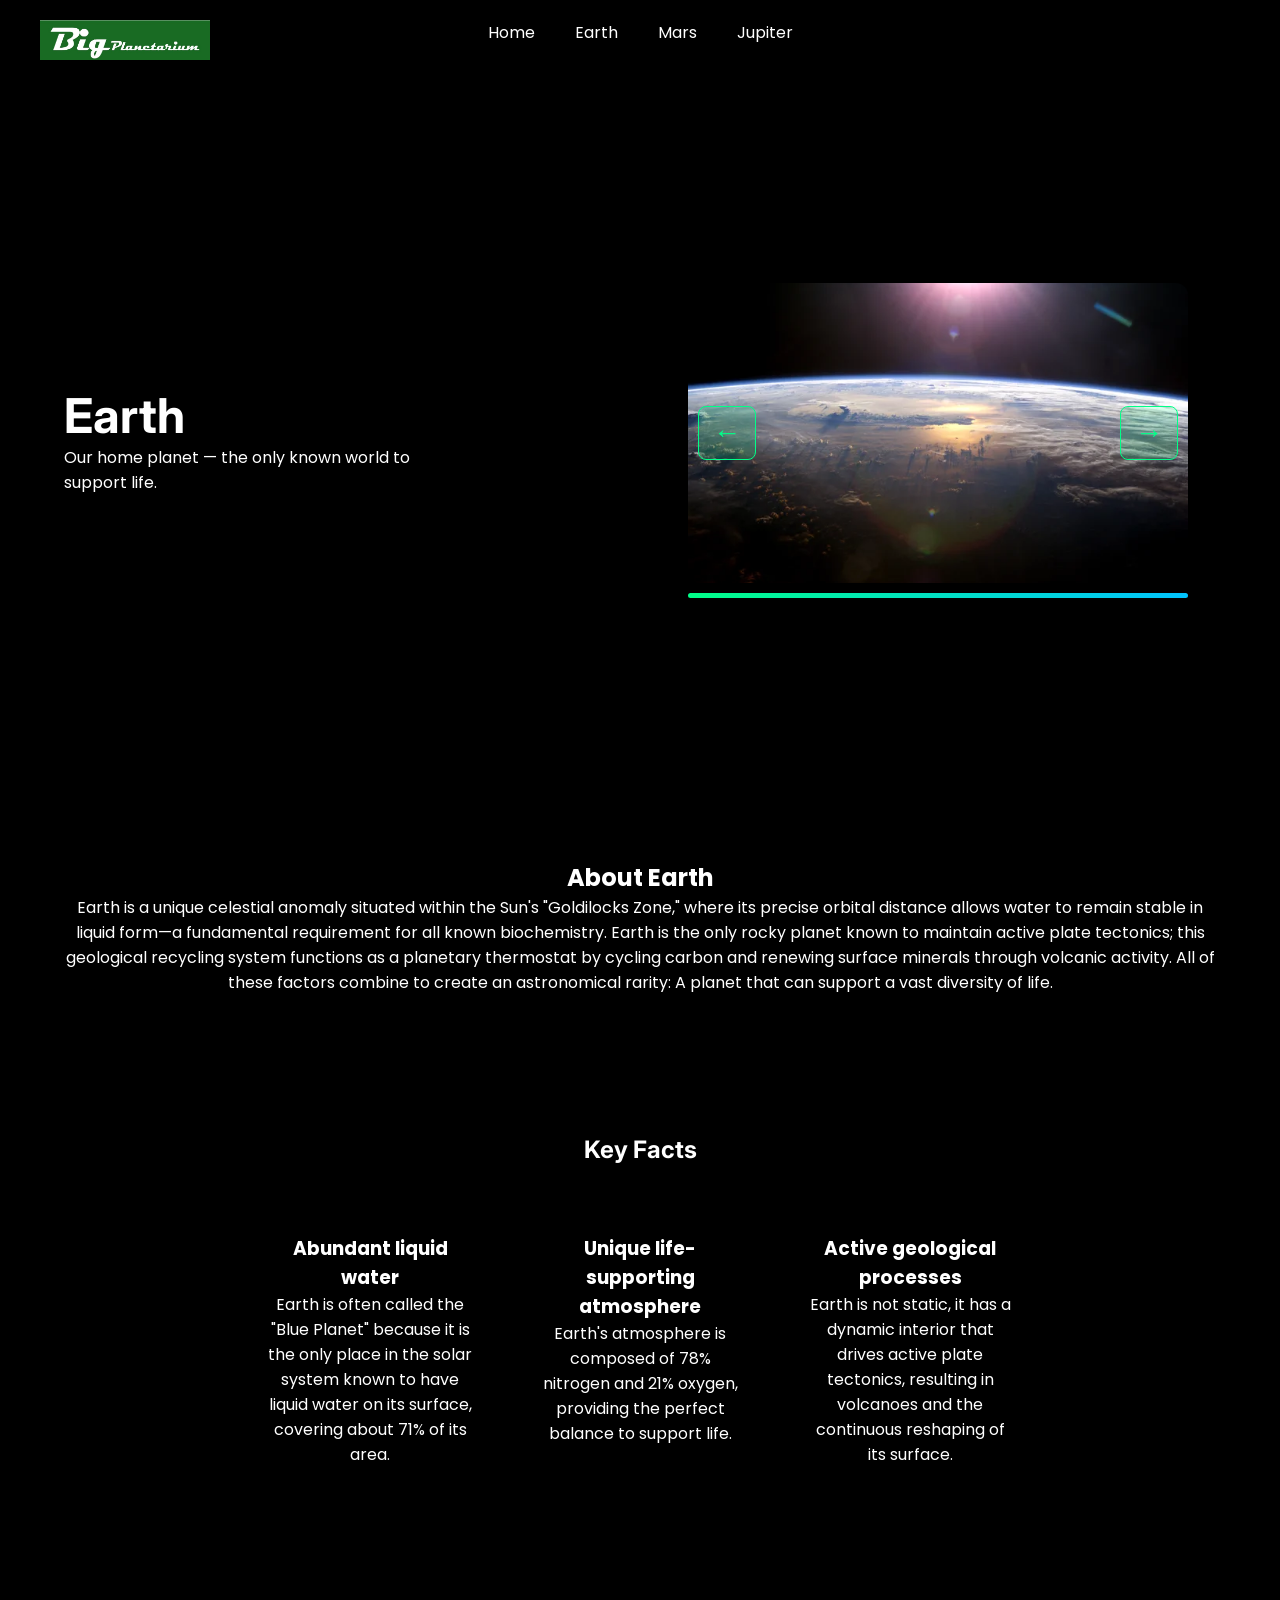
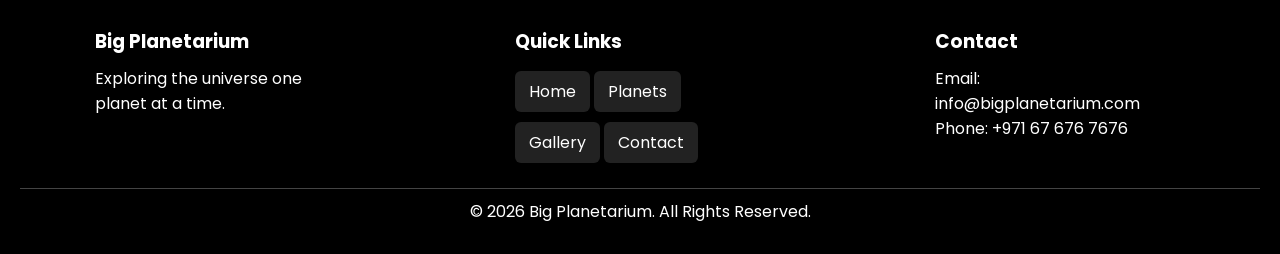
<file: Web Dev Project - Planetarium/HTML/earth.html>
<!DOCTYPE html>
<html lang="en">
<head>
    <meta charset="UTF-8">
    <meta name="viewport" content="width=device-width, initial-scale=1.0">
    <title>Earth - Big Planetarium</title> <!-- title for earth page -->

    <link href="https://fonts.googleapis.com/css2?family=Inter:wght@300;400;600&family=Poppins:wght@300;400;500;600&display=swap" rel="stylesheet"> <!-- poppins font from google-->
    <link rel="stylesheet" href="../CSS/earth.css"> <!-- link to external css-->
</head>
<body>

    <!-- looping earth video -->
    <video autoplay muted loop playsinline class="bg-video">
        <source src="../Assets/earth-loop.mp4" type="video/mp4">
    </video>

    <!-- navigation bar -->
    <nav class="navbar">
        <div class="logo">
            <img src="../Assets/big planetarium.jpg" alt="Logo">
        </div>
<!-- links for nav bar-->
        <ul class="nav-links">
            <li><a href="https://raqeeb2007.github.io/raqeeb.github.io">Home</a></li>
            <li><a href="earth.html">Earth</a></li>
            <li><a href="mars.html">Mars</a></li>
            <li><a href="jupiter.html">Jupiter</a></li>
        </ul>
    </nav>
<!-- main content -->
<header class="hero">
    <div class="hero-content fade-in">
        <div class="hero-left">
            <h2>Earth</h2>
            <p>Our home planet — the only known world to support life.</p>
        </div>

        <div class="hero-right">
            <div class="slideshow">
                <img src="../Assets/earth from space.jpg" class="slide active">
                <img src="../Assets/flower field.jpg" class="slide">
                <img src="../Assets/earth from moon.jpg" class="slide">
                 <button class="slide-btn prev">&larr;</button>
    <button class="slide-btn next">&rarr;</button>
            </div>

            <div class="progress-bar">
                <div class="progress"></div>
            </div>
        </div>
    </div>
</header>

    <section class="about fade-in">
        <h2>About Earth</h2>
        <p>
            Earth is a unique celestial anomaly situated within the Sun's "Goldilocks Zone," where its precise orbital distance allows water to remain stable in liquid form—a fundamental requirement for all known biochemistry.
            Earth is the only rocky planet known to maintain active plate tectonics; this geological recycling system functions as a planetary thermostat by cycling carbon and renewing surface minerals through volcanic activity.
            All of these factors combine to create an astronomical rarity: A planet that can support a vast diversity of life.
        </p>
    </section>
<!-- key facts using the same planet cards from homepage-->
    <section class="planets">
        <h2 class="fade-in">Key Facts</h2>

        <div class="planet-grid">
            <div class="planet-card fade-in"> <!-- using the same planet card design from homepage for consistency -->
                <h3>Abundant liquid water</h3>
                <p>Earth is often called the "Blue Planet" because it is the only place in the solar system known to have liquid water on its surface, covering about 71% of its area.</p>
            </div>

            <div class="planet-card fade-in">
                <h3>Unique life-supporting atmosphere</h3>
                <p>Earth's atmosphere is composed of 78% nitrogen and 21% oxygen, providing the perfect balance to support life.</p>
            </div>

            <div class="planet-card fade-in">
                <h3>Active geological processes</h3>
                <p> Earth is not static, it has a dynamic interior that drives active plate tectonics, resulting in volcanoes and the continuous reshaping of its surface.</p>
            </div>
        </div>
    </section>
<!-- footer section -->
<footer class="footer">
    <div class="footer-content">

        <div class="footer-section">
            <h3>Big Planetarium</h3>
            <p>Exploring the universe one planet at a time.</p>
        </div>

        <div class="footer-section">
            <h3>Quick Links</h3>
             <!-- NOT REAL LINKS!-->
            <a href="#" class="footer-btn">Home</a>
            <a href="#" class="footer-btn">Planets</a>
            <a href="#" class="footer-btn">Gallery</a>
            <a href="#" class="footer-btn">Contact</a>
        </div>

        <div class="footer-section">
            <h3>Contact</h3>
            <p>Email: info@bigplanetarium.com</p>
            <p>Phone: +971 67 676 7676</p>
        </div>

    </div>

    <div class="footer-bottom">
        <p>&copy; 2026 Big Planetarium. All Rights Reserved.</p>
    </div>
</footer>

    <script src="../JS/earth.js"></script> <!-- link to external javascript-->

</body>
</html>
<!-- end of the code!!!! enjoy the website  -->
</file>
<file: Web Dev Project - Planetarium/CSS/earth.css>
/* global styles */
* {
    margin: 0;
    padding: 0;
    box-sizing: border-box;
}

body {
    font-family: 'Poppins', sans-serif;
    color: white;
    background: black;
    position: relative;
    z-index: 0;
}

/* background video */
.bg-video {
    position: fixed;
    top: 0;
    left: 0;
    width: 100%;
    height: 100%;
    object-fit: cover;
    z-index: -1;
}

/* overlay */
body::before {
    content: "";
    position: fixed;
    inset: 0;
    background: rgba(0,0,0,0.3);
    z-index: 0;
}

/* navbar  */
.navbar {
    position: fixed;
    top: 0;
    width: 100%;
    z-index: 9999;
    display: flex;
    justify-content: center;
    padding: 20px 40px;
    background: rgba(0,0,0,0.7);
    backdrop-filter: blur(8px);
}
/* logo */
.logo {
    position: absolute;
    left: 40px;
}

.logo img {
    height: 40px;
}
/* nav links styling */
.nav-links {
    display: flex;
    gap: 40px;
    list-style: none;
}

.nav-links a {
    color: white;
    text-decoration: none;
    position: relative;
}

.nav-links a::after {
    content: "";
    position: absolute;
    width: 0%;
    height: 2px;
    background: #00ff88;
    bottom: -5px;
    left: 0;
    transition: 0.3s;
}
/* hover effect for nav links */
.nav-links a:hover {
    color: #00ff88;
}

.nav-links a:hover::after {
    width: 100%;
}

/* keep content below navbar */
.hero,
.about,
.planets,
.footer {
    position: relative;
    z-index: 1;
}
/* hero section styling */
.hero {
    margin-top: 80px;
    height: 80vh;
    display: flex;
    justify-content: center;
    align-items: center;
    text-align: center;
    background: rgba(0,0,0,0.5);
}

.hero h2 {
    font-family: 'Inter', sans-serif;
    font-size: 48px;
}

.hero p {
    max-width: 600px;
}
/* about section structure */
.about {
    padding: 60px;
    text-align: center;
    background: rgba(0,0,0,0.6);
}
/* planets styling from home.css for consistency */
.planets {
    padding: 80px 40px 60px;
    text-align: center;
}

.planets h2 {
    font-family: 'Inter';
    margin-bottom: 50px;
}

.planet-grid {
    display: flex;
    gap: 20px;
    justify-content: center;
    flex-wrap: wrap;
}

.planet-card {
    background: rgba(0,0,0,0.7);
    padding: 20px;
    width: 250px;
    border-radius: 12px;
    transition: 0.3s;
}

.planet-card:hover {
    transform: translateY(-10px) scale(1.05);
    box-shadow: 0 0 20px rgba(0,255,136,0.6);
}

.footer {
    text-align: left;
    padding: 20px 40px;
    background: rgba(0,0,0,0.8);
}

/* fade-in effects */
.fade-in {
    opacity: 0;
    transform: translateY(20px);
    transition: 0.8s;
}

.visible {
    opacity: 1;
    transform: translateY(0);
}

/* hero split layout */
.hero-content {
    display: flex;
    align-items: center;
    justify-content: space-between;
    gap: 40px;
    width: 90%;
    max-width: 1200px;
}

/* left text */
.hero-left {
    flex: 1;
    text-align: left;
}

.hero-left h2 {
    font-size: 48px;
}

.hero-left p {
    max-width: 400px;
}

/* right slideshow */
.hero-right {
    flex: 1;
    position: relative;
    display: flex;
    flex-direction: column;
    align-items: center; 
}

/* slideshow */
.slideshow {
    position: relative;
    width: 100%;
    max-width: 500px; 
    height: 300px;
    overflow: hidden;
    border-radius: 12px;
}
.slide {
    position: absolute;
    width: 100%;
    height: 100%;
    object-fit: cover;
    top: 0;
    left: 0;
    opacity: 0;
    transition: opacity 0.8s ease;
}

.slide.active {
    opacity: 1;
    z-index: 1;
}

/* progress bar  */
.progress-bar {
    margin-top: 10px;
    width: 100%;
    max-width: 500px; 
    height: 5px;
    background: rgba(255,255,255,0.2);
    border-radius: 10px;
    overflow: hidden;
}

.progress {
    height: 100%;
    width: 0%;
    background: linear-gradient(90deg, #00ff88, #00c3ff);
}

/* slide show buttons */
.slide-btn {
    position: absolute;
    top: 50%;
    transform: translateY(-50%);
    background: rgba(0, 255, 136, 0.15); /* subtle green tint */
    border: 1px solid #00ff88;
    color: #00ff88;
    font-size: 28px;
    padding: 10px 14px;
    cursor: pointer;
    border-radius: 8px;
    z-index: 2;
    transition: 0.3s;
}

/* left */
.slide-btn.prev {
    left: 10px;
}

/* right */
.slide-btn.next {
    right: 10px;
}

/* hover effect */
.slide-btn:hover {
    background: #00ff88;
    color: black;
    box-shadow: 0 0 15px #00ff88;
    transform: translateY(-50%) scale(1.1);
}
/* new footer styling */
.footer {
    background: rgba(0,0,0,0.7);
    backdrop-filter: blur(8px);
    color: white;
    padding: 30px 20px;
    margin-top: 50px;
}

.footer-content {
    display: flex;
    justify-content: space-around;
    flex-wrap: wrap;
    gap: 20px;
}

.footer-section {
    max-width: 250px;
}

.footer-section h3 {
    margin-bottom: 10px;
}

/* footer buttons */
.footer-btn {
    display: inline-block;
    background-color: #222;
    color: white;
    text-decoration: none;
    padding: 8px 14px;
    margin: 5px 0;
    border-radius: 6px;
    transition: 0.3s;
}

.footer-btn:hover {
    background-color: limegreen;
    color: black;
}

.footer-bottom {
    text-align: center;
    margin-top: 20px;
    border-top: 1px solid #444;
    padding-top: 10px;
}
/* end of code */
</file>
